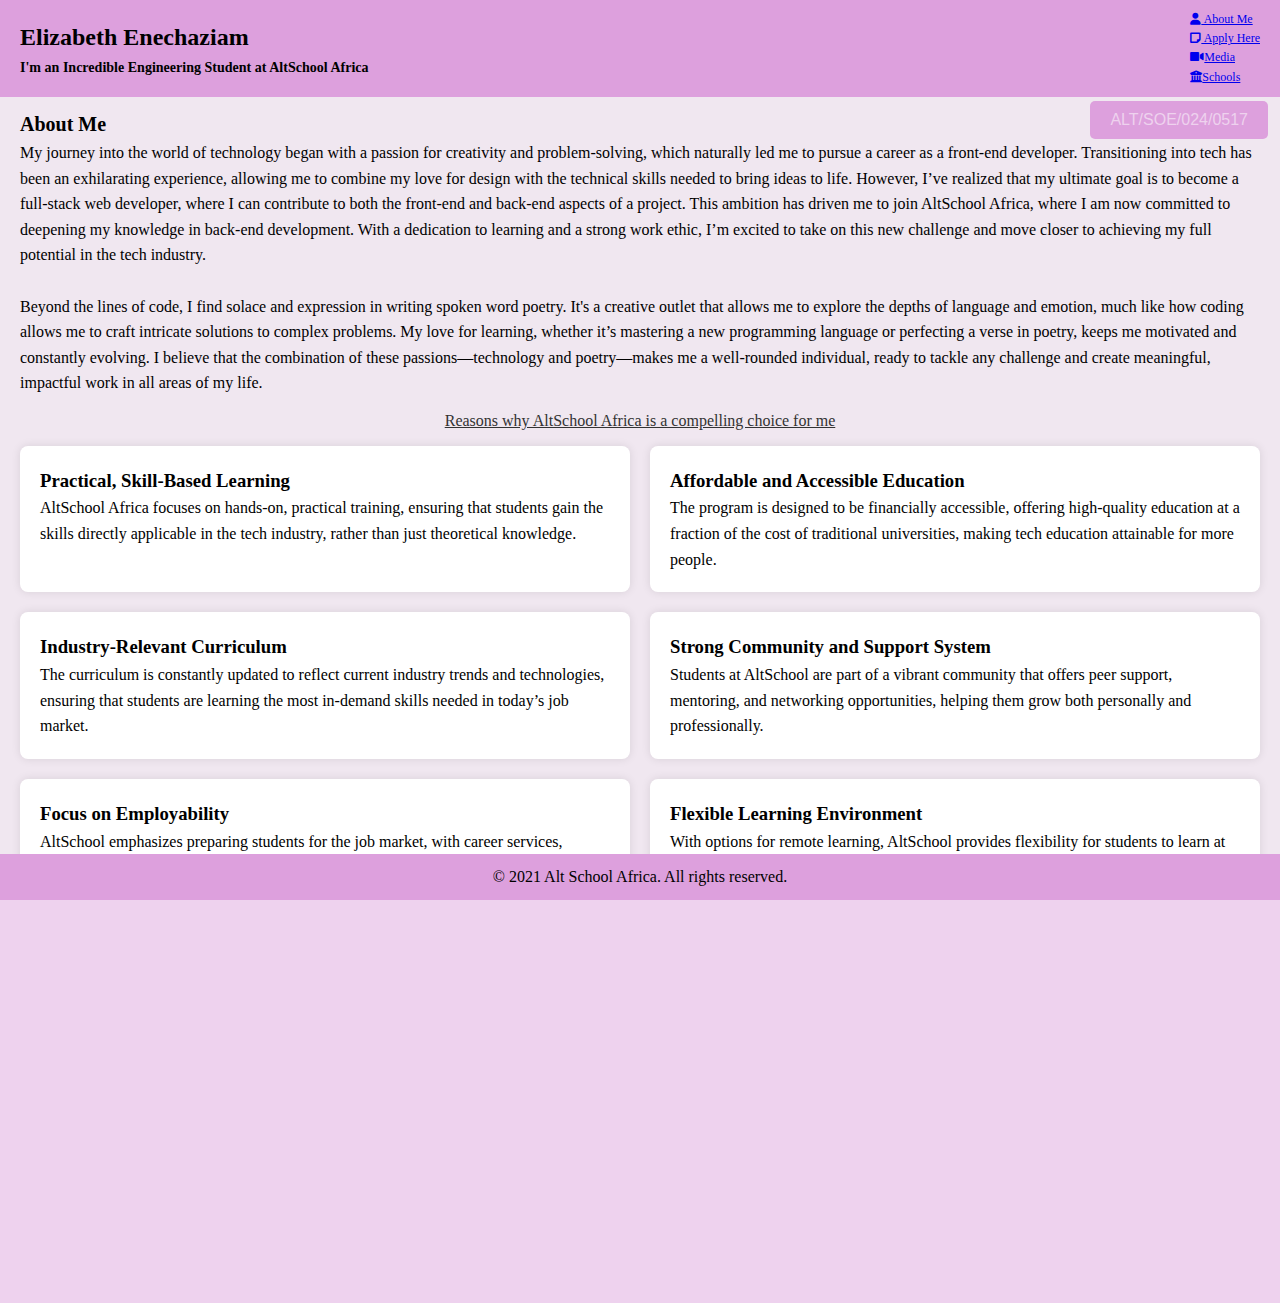
<file: ElizabethAssignment/index.html>
<!DOCTYPE html>
<html lang="en">
  <head>
    <meta charset="UTF-8" />
    <meta name="viewport" content="width=device-width, initial-scale=1.0" />
    <link
      rel="stylesheet"
      href="https://cdnjs.cloudflare.com/ajax/libs/font-awesome/6.0.0-beta3/css/all.min.css"
    />
    <link rel="stylesheet" href="aboutMe.css" />
    <title>About Me - Alt School</title>
  </head>
  <body>
    <header id="">
      <div class="header-container">
        <div class="title">
          <h1>Elizabeth Enechaziam</h1>
          <h3>I'm an Incredible Engineering Student at AltSchool Africa</h3>
        </div>
        <div class="hamburger" id="hamburger">&#9776;</div>
        <div class="details">
          <div>
            <div>
              <a href="index.html"><i class="fas fa-user"></i> About Me</a>
            </div>
            <div>
              <a href="form.html"
                ><i class="fas fa-sticky-note"></i> Apply Here</a
              >
            </div>
            <div>
              <a href="media.html"
                ><i class="fas fa-video"></i>Media</a
              >
            </div>

            <div>
              <a href="table.html"
                ><i class="fas fa-university"></i>Schools</a
              >
            </div>
          </div>
        </div>
      </div>
    </header>
    

    <nav id="sidebar" class="sidebar">
      <div class="boldText">
        <div>Elizabeth Enechaziam</div>
        <div>An incredible student at AltSchool...</div>
      </div>
      <hr />
      <div class="stylingText">
        <ul>
          <li>
            <a href="index.html"><i class="fas fa-user"></i> About Me</a>
          </li>
          <li>
            <a href="form.html"
              ><i class="fas fa-sticky-note"></i> Apply Here</a
            >
          </li>
          <li>
            <a href="media.html"
              ><i class="fas fa-video"></i> Media</a
            >
          </li>

          <li>
            <a href="table.html"
              ><i class="fas fa-university"></i>Schools</a
            >
          </li>
        </ul>
      </div>
    </nav>

    <div id="overlay" class="overlay"></div>

    <main>

        <!-- About Me Section -->
     
      <div
        id="about-section"
        style="
          justify-content: space-between;
          display: flex;
          align-items: center;
        "
      >
        <h2 style="padding-top: 8px; font: bolder; font-size: 20px">
          About Me
        </h2>
        <button class="id-button">ALT/SOE/024/0517</button>
      </div>

      <section style="font-size: clamp(14px, 1.5vw, 16px)" id="about-me">
        <p>
          My journey into the world of technology began with a passion for
          creativity and problem-solving, which naturally led me to pursue a
          career as a front-end developer. Transitioning into tech has been an
          exhilarating experience, allowing me to combine my love for design
          with the technical skills needed to bring ideas to life. However, I’ve
          realized that my ultimate goal is to become a full-stack web
          developer, where I can contribute to both the front-end and back-end
          aspects of a project. This ambition has driven me to join AltSchool
          Africa, where I am now committed to deepening my knowledge in back-end
          development. With a dedication to learning and a strong work ethic,
          I’m excited to take on this new challenge and move closer to achieving
          my full potential in the tech industry. 
        </p>
        <br/>
        <p>
            Beyond the lines of code, I
            find solace and expression in writing spoken word poetry. It's a
            creative outlet that allows me to explore the depths of language and
            emotion, much like how coding allows me to craft intricate solutions
            to complex problems. My love for learning, whether it’s mastering a
            new programming language or perfecting a verse in poetry, keeps me
            motivated and constantly evolving. I believe that the combination of
            these passions—technology and poetry—makes me a well-rounded
            individual, ready to tackle any challenge and create meaningful,
            impactful work in all areas of my life.
        </p>
        
      </section>


      <!-- Reasons why AltSchool -->

      <div
        style="
          text-align: center;
          padding-top: 12px;
          padding-bottom: 12px;
          text-decoration: underline;
        "
      >
        Reasons why AltSchool Africa is a compelling choice for me
      </div>

      <section class="reasons-container">
        <div class="reason">
          <h3 style="font-weight: bolder">Practical, Skill-Based Learning</h3>
          <p>
            AltSchool Africa focuses on hands-on, practical training, ensuring
            that students gain the skills directly applicable in the tech
            industry, rather than just theoretical knowledge.
          </p>
        </div>
        <div class="reason">
          <h3>Affordable and Accessible Education</h3>
          <p>
            The program is designed to be financially accessible, offering
            high-quality education at a fraction of the cost of traditional
            universities, making tech education attainable for more people.
          </p>
        </div>
        <div class="reason">
          <h3>Industry-Relevant Curriculum</h3>
          <p>
            The curriculum is constantly updated to reflect current industry
            trends and technologies, ensuring that students are learning the
            most in-demand skills needed in today’s job market.
          </p>
        </div>
        <div class="reason">
          <h3>Strong Community and Support System</h3>
          <p>
            Students at AltSchool are part of a vibrant community that offers
            peer support, mentoring, and networking opportunities, helping them
            grow both personally and professionally.
          </p>
        </div>
        <div class="reason">
          <h3>Focus on Employability</h3>
          <p>
            AltSchool emphasizes preparing students for the job market, with
            career services, portfolio development, and job placement assistance
            to help graduates secure employment.
          </p>
        </div>
        <div class="reason">
          <h3>Flexible Learning Environment</h3>
          <p>
            With options for remote learning, AltSchool provides flexibility for
            students to learn at their own pace and balance their education with
            other commitments.
          </p>
        </div>
      </section>



      <!-- My Goals -->
        <!-- My goals for AltSchool -->
        <h3 style="font-weight: bold; padding-bottom: 12px;">&ldquo;Goals are not just dreams with deadlines; they are the roadmap to our most ambitious aspirations. They transform our vision into action and our efforts into achievements.&rdquo;</h3>

      <section class="carousel">
        <div class="carousel-container"> 
            <div class="carousel-item"> 
                <h3>Gain Foundational Knowledge</h3>
                <p>As someone transitioning into tech without formal knowledge, my primary goal is to build a strong foundation in software engineering. AltSchool’s structured curriculum will help me grasp the core concepts and skills required to succeed in this field.</p>
            </div>
            <div class="carousel-item">
                <h3>Achieve Professional Certification</h3>
                <p>Earning this certification from AltSchool Africa will significantly enhance my credibility and competitiveness in the job market, positioning me as a qualified candidate for roles in tech.</p>
            </div>
            <div class="carousel-item">
                <h3 class="hMargin">Develop Practical, Industry-Relevant Skills</h3>
                <p class="pMarginButtom">I aim to acquire hands-on experience and practical skills that are directly applicable to real-world challenges, ensuring that I’m not just learning theory but also how to implement it in a professional setting.</p>
            </div>
            <div class="carousel-item">
                <h3 class="hMargin">Expand My Professional Network</h3>
                <p class="pMarginButtom">AltSchool offers access to a network of like-minded individuals, and I plan to actively engage with my peers and mentors. This will help me build valuable connections that will support my career growth both now and in the future.</p>
            </div>
            <div class="carousel-item">
                <h3 class="hMargin">Transition into a Tech Career</h3>
                <p class="pMarginButtom">My goal is to successfully transition into a tech career by the end of the program, leveraging the knowledge and skills gained at AltSchool to secure a position in software engineering or a related field.</p>
            </div>
            <div class="carousel-item">
                <h3 class="hMargin">Foster Lifelong Learning</h3>
                <p class="pMarginButtom">I want to develop a mindset of continuous learning and improvement, using the resources and community at AltSchool to stay updated with the latest industry trends and technologies even after completing the program.</p>
            </div>
        </div>
        <button class="prev">&#10094;</button>
        <button class="next">&#10095;</button>
    </section>

      <!-- Scroll to Top -->
      <div style="padding-top: 50px; padding-bottom: 50px">
        <button><a href="#about-section"><span style="display:inline-block; color:plum; transform:rotate(180deg); font-size: 20px; z-index: 1000; border-radius: 50%;">V</span>
        </button>
        </a>
      </div>
    </main>

    <footer>
      <p>&copy; 2021 Alt School Africa. All rights reserved.</p>
    </footer>

    <script src="aboutScript.js"></script>
  </body>
</html>
</file>
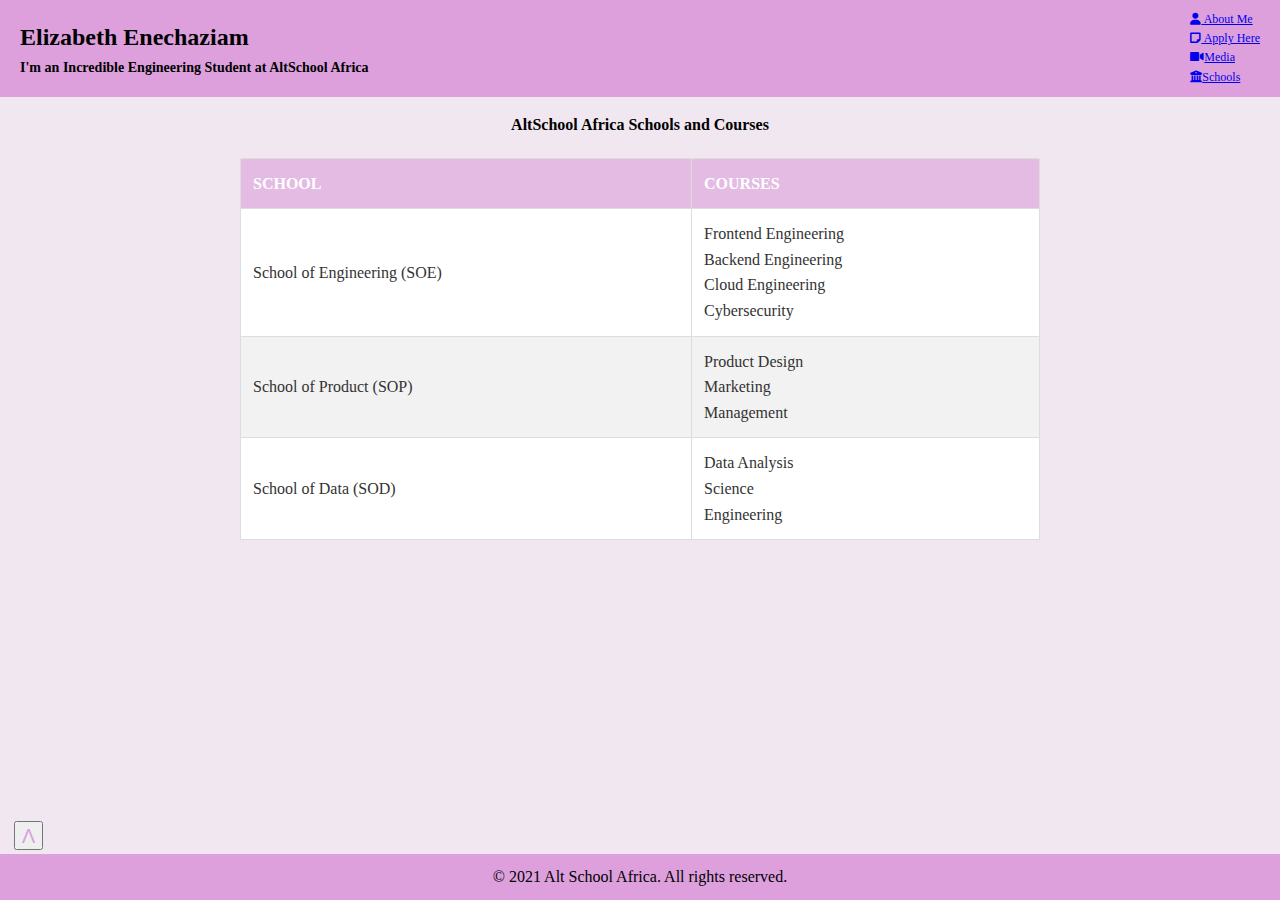
<file: ElizabethAssignment/table.html>
<!DOCTYPE html>
<html lang="en">
  <head>
    <meta charset="UTF-8" />
    <meta name="viewport" content="width=device-width, initial-scale=1.0" />
    <link
      rel="stylesheet"
      href="https://cdnjs.cloudflare.com/ajax/libs/font-awesome/6.0.0-beta3/css/all.min.css"
    />
    <link rel="stylesheet" href="aboutMe.css" />
    <link rel="stylesheet" href="media.css" />
    <link rel="stylesheet" href="table.css" />
    <title>About Me - Alt School</title>
  </head>
  <body>
    <header id="">
      <div class="header-container">
        <div class="title">
          <h1>Elizabeth Enechaziam</h1>
          <h3>I'm an Incredible Engineering Student at AltSchool Africa</h3>
        </div>
        <div class="hamburger" id="hamburger">&#9776;</div>
        <div class="details">
            <div>
              <div>
                <a href="index.html"><i class="fas fa-user"></i> About Me</a>
              </div>
              <div>
                <a href="form.html"
                  ><i class="fas fa-sticky-note"></i> Apply Here</a
                >
              </div>
              <div>
                <a href="media.html"
                  ><i class="fas fa-video"></i>Media</a
                >
              </div>
  
              <div>
                <a href="table.html"
                  ><i class="fas fa-university"></i>Schools</a
                >
              </div>
            </div>
          </div>
      </div>
    </header>

    <nav id="sidebar" class="sidebar">
      <div class="boldText">
        <div>Elizabeth Enechaziam</div>
        <div>An incredible student at AltSchool...</div>
      </div>
      <hr />
      <div class="stylingText">
        <ul>
          <li>
            <a href="index.html"><i class="fas fa-user"></i> About Me</a>
          </li>
          <li>
            <a href="form.html"
              ><i class="fas fa-sticky-note"></i> Apply Here</a
            >
          </li>
          <li>
            <a href="media.html"
              ><i class="fas fa-video"></i> Media</a
            >
          </li>

          <li>
            <a href="table.html"
              ><i class="fas fa-university"></i>Schools</a
            >
          </li>
        </ul>
      </div>
    </nav>

    <div id="overlay" class="overlay"></div>

    <main>
        <h1  style=" display: flex;
        justify-content: center;
        align-items: center;
        padding-top: 12px;
        font-size: clamp(14px, 1.5vw, 16px); font-size: clamp(14px, 1.5vw, 16px);">AltSchool Africa Schools and Courses</h1>
        <div class="container">
            <table>
                <thead>
                    <tr>
                        <th>SCHOOL</th>
                        <th>COURSES</th>
                    </tr>
                </thead>
                <tbody>
                    <tr>
                        <td data-label="SCHOOL">School of Engineering (SOE)</td>
                        <td data-label="COURSES">
                            Frontend Engineering<br>Backend Engineering<br>Cloud Engineering<br>Cybersecurity
                        </td>
                    </tr>
                    <tr>
                        <td data-label="SCHOOL">School of Product (SOP)</td>
                        <td data-label="COURSES">
                            Product Design<br>Marketing<br>Management
                        </td>
                    </tr>
                    <tr>
                        <td data-label="SCHOOL">School of Data (SOD)</td>
                        <td data-label="COURSES">
                            Data Analysis<br>Science<br>Engineering
                        </td>
                    </tr>
                </tbody>
            </table>
        </div>
    

     



    
       
    </main>

    <div style="padding-top: 50px; padding-bottom: 50px; padding-left: 14px;">
        <button><a href="#about-section"><span style="display:inline-block; color:plum; transform:rotate(180deg); font-size: 20px; z-index: 1000; border-radius: 50%;">V</span>
        </button>
        </a>
      </div>

    <footer>
      <p>&copy; 2021 Alt School Africa. All rights reserved.</p>
    </footer>

    <script src="aboutScript.js"></script>
  </body>
</html>
</file>
<file: ElizabethAssignment/aboutMe.css>
body, html {
    margin: 0;
    padding: 0;
    height: 100%;
    overflow-x: hidden; 
    font-family: cursive;
    background-color: rgb(238, 210, 238);
}

h1, h2, h3, p, ul {
    margin: 0;
    padding: 0;
    color: black;
}

body {
    font-family: cursive !important;
    line-height: 1.6;
    background-color: #f4f4f4;
    color: #333;
    display: flex;
    flex-direction: column;
    background-color: rgb(240, 231, 240);
}

/* Header */
header {
    background: plum;
    color: black;
    padding: 10px 20px;
    font-family: cursive;
    font-size: clamp(12px, 1.5vw, 6px);
    position: fixed;
    top: 0;
    left: 0;
    width: 100%;
    z-index: 800;
    box-sizing: border-box; 
}

.header-container {
    display: flex;
    justify-content: space-between;
    align-items: center;
}


/* Button */
.id-button {
    background-color: plum; 
    border: none; 
    color: rgb(238, 210, 238);
    padding: 10px 20px; 
    text-align: center; 
    text-decoration: none; 
    display: inline-block; 
    font-size: 16px; 
    margin: 10px; 
    cursor: pointer; 
    border-radius: 5px; 
    transition: background-color 0.3s; 
    justify-items: end;
    display: flex;
    align-content: end;
    z-index: 1000;
    position: fixed;
    right: 2px;

  }
  
  /* To hover*/
  .id-button:hover {
    background-color: rgb(238, 210, 238);
    color: plum;
  }

  
  .rounded-button {
    background-color: plum;
    border: none; 
    color: white; 
    padding: 5px 5px; 
    text-align: center; 
    text-decoration: none; 
    display: inline-block; 
   /* Font size */
    border-radius: 50%; 
    cursor: pointer; 
    transition: background-color 0.3s; 
}

.rounded-button:hover {
    background-color: rgb(238, 210, 238); 
    color: plum; 
}

.rotated-v {
    display: inline-block;
    transform: rotate(180deg); 
    font-size: 15px;
    z-index: 1000; 
    color: white; 
}


.rounded-button a {
    color: inherit; 
    text-decoration: none; 
    display: block; 
    padding: 10px 20px; 
}


/* Sidebar */
nav.sidebar {
    background: plum;
    color: black;
    position: fixed;
    top: 0;
    left: 0;
    height: 100%;
    width: 250px;
    transform: translateX(-100%);
    transition: transform 0.3s ease-in-out;
    z-index: 1067;
    padding-top: 34px; 
    padding-left: 8px;
    box-sizing: border-box;
    overflow-y: auto; 
   
}

/* bold text */
.boldText{
    font-size: medium;
    font-weight:bolder;  
}

/* sidebar Text */
.stylingText{
    font-size: medium;
}

nav.sidebar ul {
    list-style: none;
    padding-left: 20px;
}

nav.sidebar ul li {
    margin: 15px 0;
}

nav.sidebar ul li a {
    color: black;
    text-decoration: none;
}

.hamburger {
    display: none;
    font-size: 28px;
    cursor: pointer;
    padding: 10px;
}

.details {
    display: block;
    align-items: center;
}

.overlay {
    display: none;
    position: fixed;
    top: 0;
    left: 0;
    width: 100%;
    height: 100%;
    background: rgba(0, 0, 0, 0.7);
    z-index: 800;
}

.profile-image {
    max-width: 100%;
    height: auto;
    display: block;
    margin-bottom: 20px;
}

/* MY Main Content */
main {
    margin-top: 80px; 
    padding: 20px;
    flex: 1;
    box-sizing: border-box; 
  
}
/* reason why altschool style */
.reasons-container {
    display: grid;
    gap: 20px;
    grid-template-columns: repeat(2, 1fr); 
    padding-bottom: 18px;
}

/* Individual grid item styling */
.reason {
    background-color: #fff;
    padding: 20px;
    border-radius: 8px;
    box-shadow: 0 0 10px rgba(0, 0, 0, 0.1);
    font-size: clamp(14px, 1.5vw, 16px);
}


/* My Carousel */
.carousel {
    position: relative;
    width: 50%; 
    margin: 0 auto; 
    overflow: hidden;
    background-color: plum;
    
  }
  
  /* Container that holds all the slides */
  .carousel-container {
    display: flex;
    transition: transform 0.5s ease-in-out;
    /* border-radius: 20px; */
  }
  
  /* Each slide */
  .carousel-item {
    min-width: 100%;
    box-sizing: border-box;
    padding: 16px;
   
  }
  
  /* Styling for the navigation buttons */
  button.prev, button.next {
    position: absolute;
    top: 50%;
    transform: translateY(-50%);
    background: rgba(0, 0, 0, 0.5); 
    color: white;
    border: none;
    padding: 10px;
    cursor: pointer;
    z-index: 0; 
  }
  
  button.prev {
    left: 10px;
  }
  
  button.next {
    right: 10px;
  }
  

/* Navigation Buttons */
.prev, .next {
    background-color: rgb(240, 231, 240);
    color: #fff;
    border: none;
    border-radius: 50%;
    padding: 10px;
    cursor: pointer;
    position: absolute;
    top: 55%;
    
    transform: translateY(-50%);
    font-size: 18px;
    z-index: 1000;
}

.prev {
    left: 10px;
}

.next {
    right: 10px;
}



/* MY Footer */
footer {
    background-color: plum;
    padding: 10px;
    text-align: center;
    width: 100%;
    box-sizing: border-box;
    position: fixed;
    bottom: 0;
    font-size: clamp(12px, 1.5vw, 16px);
}

@media (max-width: 768px) {
    nav.sidebar {
        transform: translateX(-100%);
    }

    main {
        margin-left: 0;
        padding: 20px;
        width: 100%; 
    }

    .hamburger {
        display: block;
    }

    .details {
        display: none;
    }

    #sidebar.active {
        transform: translateX(0);
    }

    #overlay.active {
        display: block;
    }

    footer {
        background-color: plum;
        padding: 10px;
        text-align: center;
        width: 100%;
    }
    .reasons-container {
        grid-template-columns: 1fr; 
    }

    .carousel {
        width: 90%;     
    }


    .id-button {
        padding: 5px 10px; 
        font-size: 12px; 
        margin: 5px; 
            
        
    }
}
</file>
<file: ElizabethAssignment/media.css>
Body{

    font-size: clamp(14px, 1.5vw, 16px);
}




.center-container {
    display: flex;
    justify-content: center;
    align-items: center;
}
</file>
<file: ElizabethAssignment/table.css>
/* Include your global styles here */

.container {
    display: flex;
    justify-content: center;
    align-items: center;
    padding: 20px;
}

table {
    width: 100%;
    max-width: 800px; /* Adjusts the max width of the table */
    border-collapse: collapse;
    margin: 0 auto; /* Center the table */
    background-color: white;
}

th, td {
    border: 1px solid #dddddd;
    padding: 12px;
    text-align: left;
}

th {
    background-color: rgb(227, 187, 227);
    color: white;
}

tr:nth-child(even) {
    background-color: #f2f2f2;
}

@media (max-width: 600px) {
    table, thead, tbody, th, td, tr {
        display: block;
        width: 100%;
    }
    
    th, td {
        box-sizing: border-box;
        width: 100%;
        display: block;
        text-align: right;
        padding-left: 50%;
        position: relative;
    }

    th {
        text-align: center;
    }

    td::before {
        content: attr(data-label);
        position: absolute;
        left: 0;
        width: 50%;
        padding-left: 15px;
        font-weight: bold;
        text-align: left;
    }

    tr {
        margin-bottom: 15px;
    }

    /* .container {
        display: flex-none;
        justify-content: center;
        align-items: center;
        padding: 20px;
    } */
}
</file>
